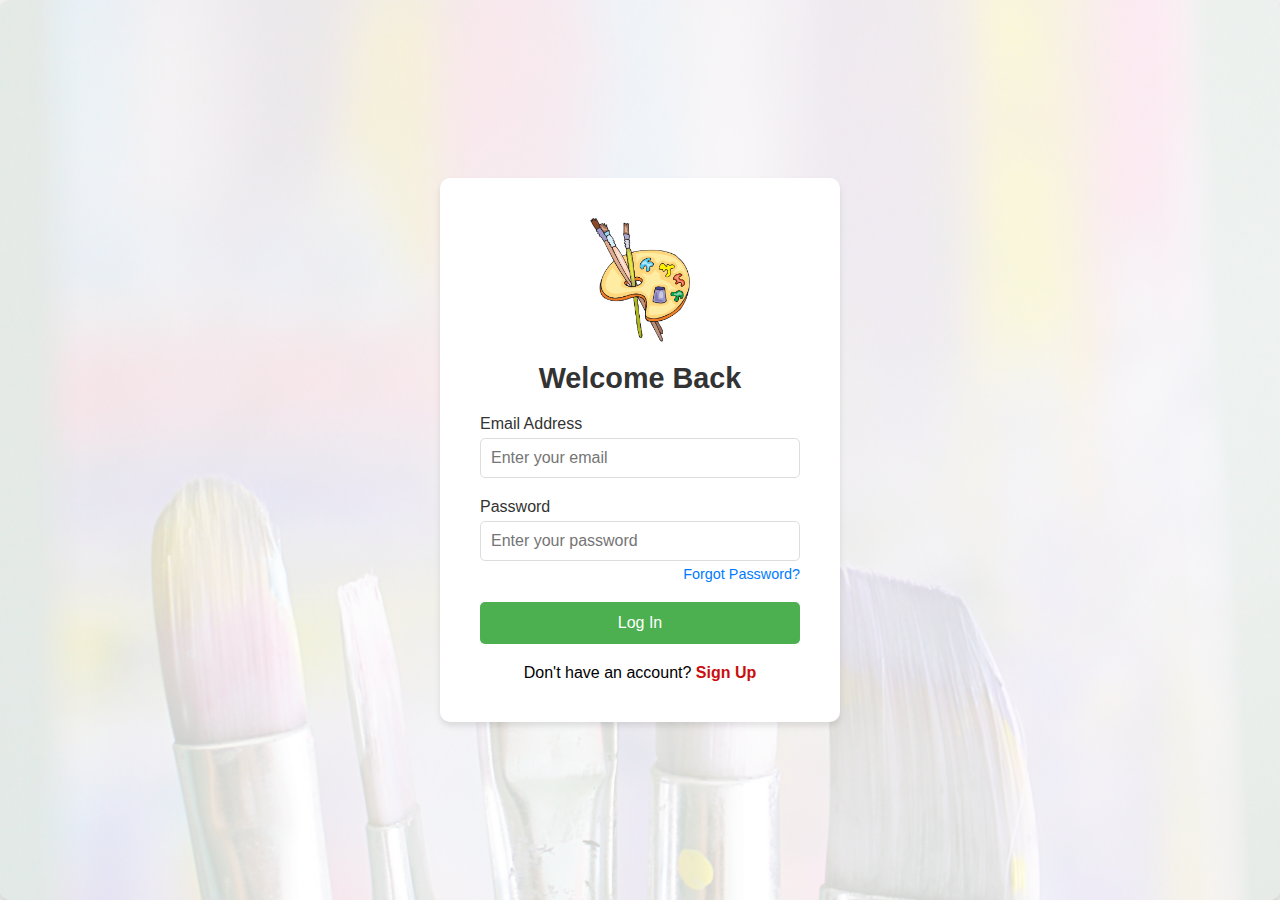
<file: login.html>
<!DOCTYPE html>
<html lang="en">
  <head>
    <meta charset="UTF-8" />
    <meta name="viewport" content="width=device-width, initial-scale=1.0" />
    <title>Login - Crafty Creations</title>
    <link rel="stylesheet" href="css/styles.css" />
    <link rel="shortcut icon" href="images/logo.png" type="image/x-icon" />
  </head>
  <body>
    <div class="login-container">
      <div class="login-form-section">
        <form id="login-form" class="login-form">
          <div class="logo">
            <img src="images/logo.png" alt="Crafty Creations Logo" />
          </div>
          <h2>Welcome Back</h2>
          <div class="form-group">
            <label for="email">Email Address</label>
            <input
              type="email"
              id="email"
              name="email"
              placeholder="Enter your email"
              required
            />
          </div>
          <div class="form-group">
            <label for="password">Password</label>
            <input
              type="password"
              id="password"
              name="password"
              placeholder="Enter your password"
              required
            />
            <a href="#" class="forgot-password">Forgot Password?</a>
          </div>
          <button type="submit" class="login-btn">Log In</button>
          <div class="signup-link">
            <p>Don't have an account? <a href="singup.html">Sign Up</a></p>
          </div>
        </form>
      </div>
    </div>
  </body>
</html>
</file>
<file: css/styles.css>
/* Reset and Basic Styles */
* {
  margin: 0;
  padding: 0;
  box-sizing: border-box;
}

body {
  font-family: "Arial", sans-serif;
  background-color: #f4f4f4;
  display: flex;
  justify-content: center;
  align-items: center;
  width: 100%;
  margin: 0;
  height: 100%;
}

/* Container */
/* Container */
.login-container {
  display: flex;
  width: 100%;
  min-height: 100vh; /* Full viewport height */
  background: linear-gradient(
      rgba(255, 255, 255, 0.8),
      rgba(255, 255, 255, 0.8)
    ),
    url("../images/main1.jpg");
  background-size: cover; /* Ensures the image covers the entire container */
  background-position: center; /* Centers the image */
  background-repeat: no-repeat; /* Prevents tiling */
  border-radius: 10px;
  box-shadow: 0 4px 10px rgba(0, 0, 0, 0.2);
  overflow: auto; /* Allows scrolling if the content exceeds the height */
  margin: 0;
  padding: 0;
}

/* Form Section */
.login-form-section {
  flex: 1;
  display: flex;
  justify-content: center;
  align-items: center;
  padding: 20px;
}

/* Form Styling */
.login-form {
  background: #fff;
  padding: 40px;
  border-radius: 10px;
  box-shadow: 0 4px 6px rgba(0, 0, 0, 0.1);
  width: 100%;
  max-width: 400px;
}

.login-form h2 {
  text-align: center;
  margin-bottom: 20px;
  font-size: 1.8em;
  color: #333;
}

.logo img {
  max-width: 100px;
  display: block;
  margin: 0 auto 20px;
}

/* Form Group */
.form-group {
  margin-bottom: 20px;
}

.form-group label {
  display: block;
  margin-bottom: 5px;
  color: #333;
}

.form-group input {
  width: 100%;
  padding: 10px;
  border: 1px solid #ddd;
  border-radius: 5px;
  font-size: 1em;
}

/* Forgot Password */
.forgot-password {
  display: block;
  text-align: right;
  margin-top: 5px;
  color: #007bff;
  text-decoration: none;
  font-size: 0.9em;
}

.forgot-password:hover {
  text-decoration: underline;
}

/* Login Button */
.login-btn {
  width: 100%;
  padding: 12px;
  background-color: #4caf50;
  color: #fff;
  border: none;
  border-radius: 5px;
  font-size: 1em;
  cursor: pointer;
  transition: background-color 0.3s ease;
}

.login-btn:hover {
  background-color: #45a049;
}

/* Signup Link */
.signup-link {
  text-align: center;
  margin-top: 20px;
}

.signup-link a {
  color: #ca0e0e;
  text-decoration: none;
  font-weight: bold;
}

.signup-link a:hover {
  text-decoration: underline;
}
</file>
